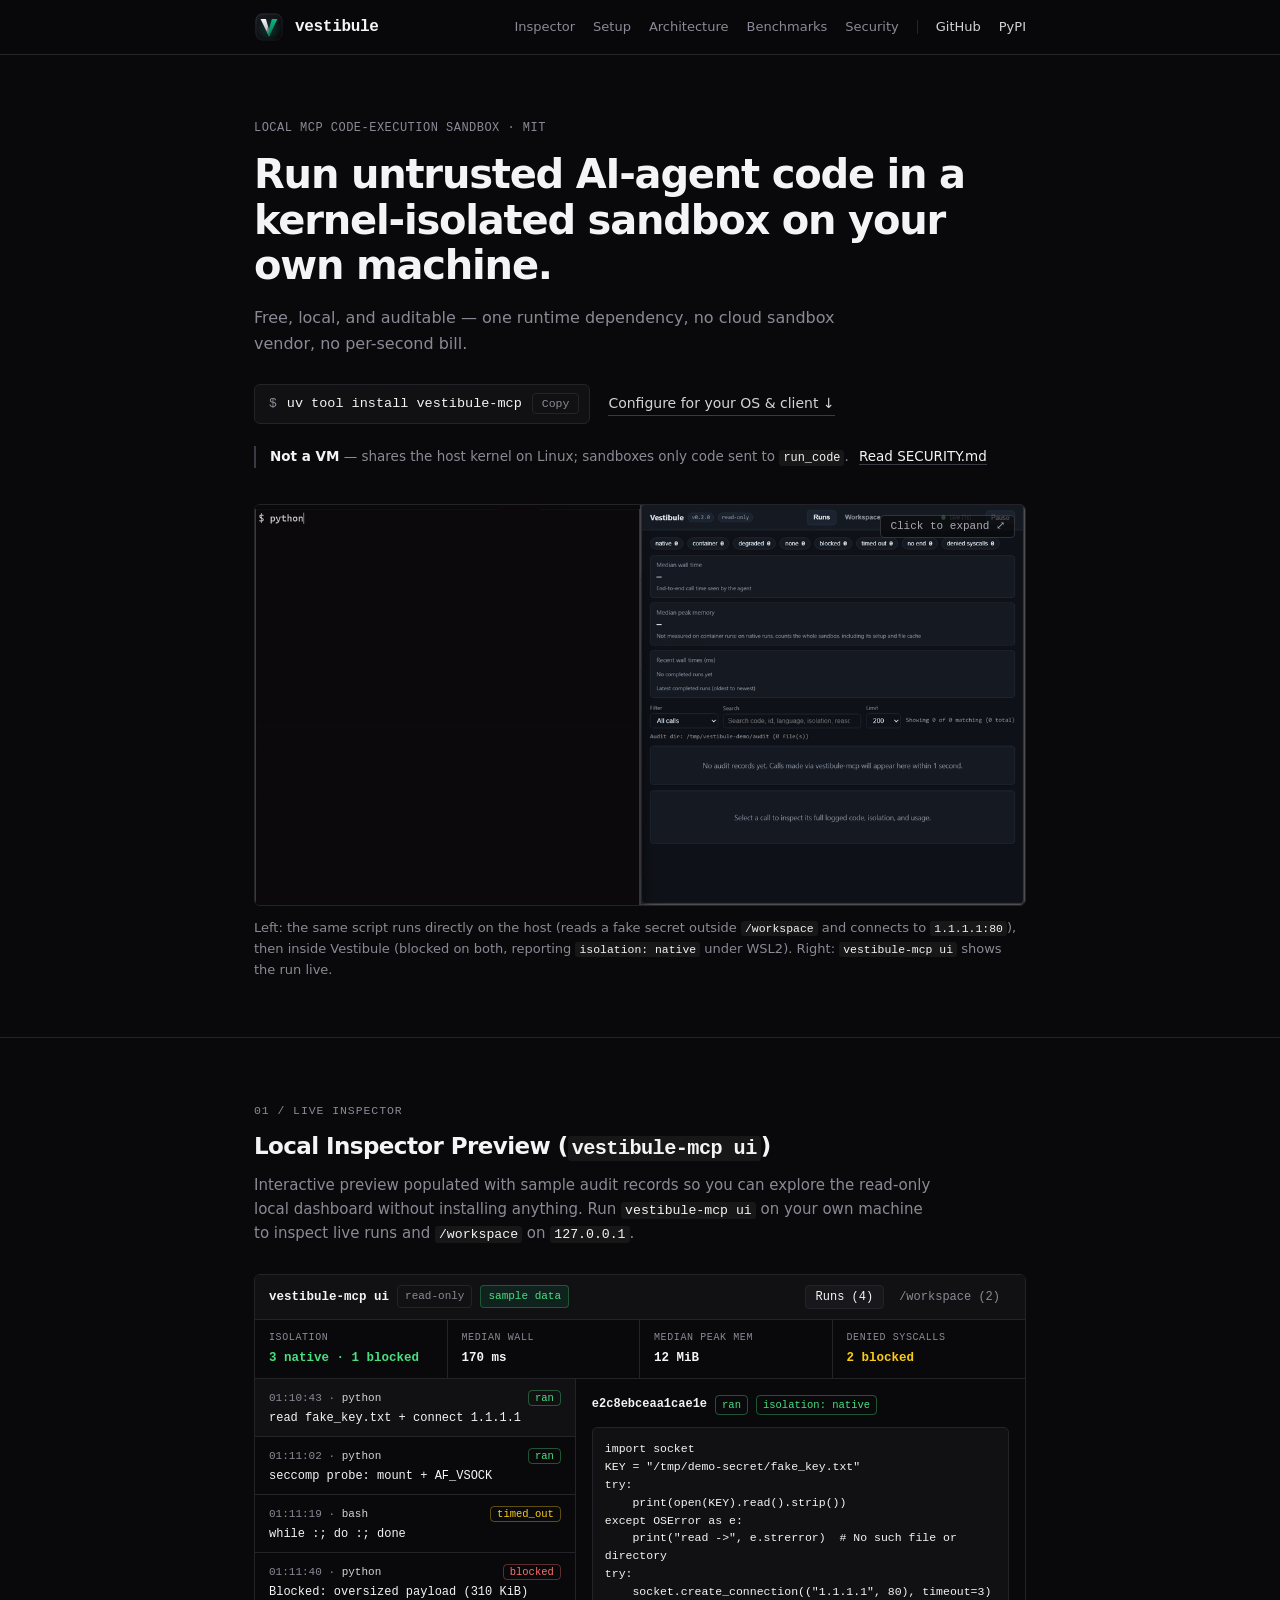
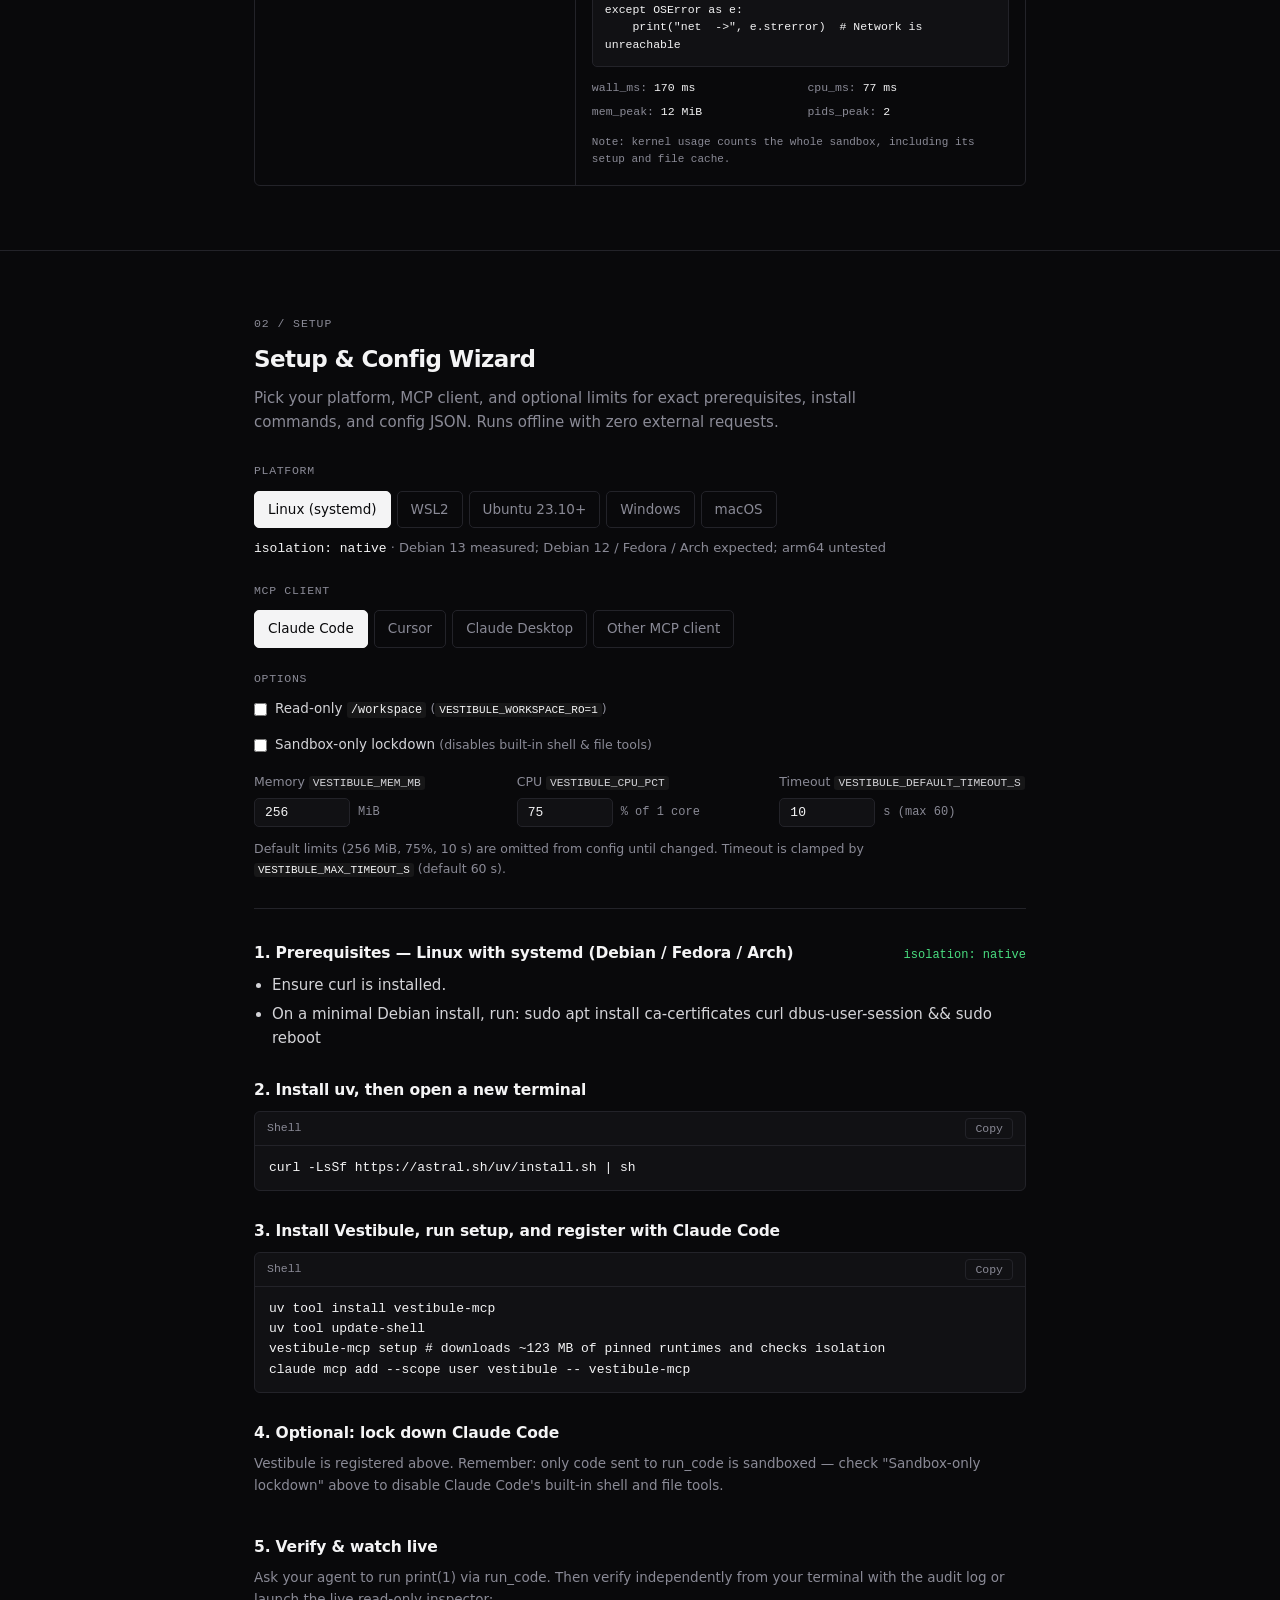
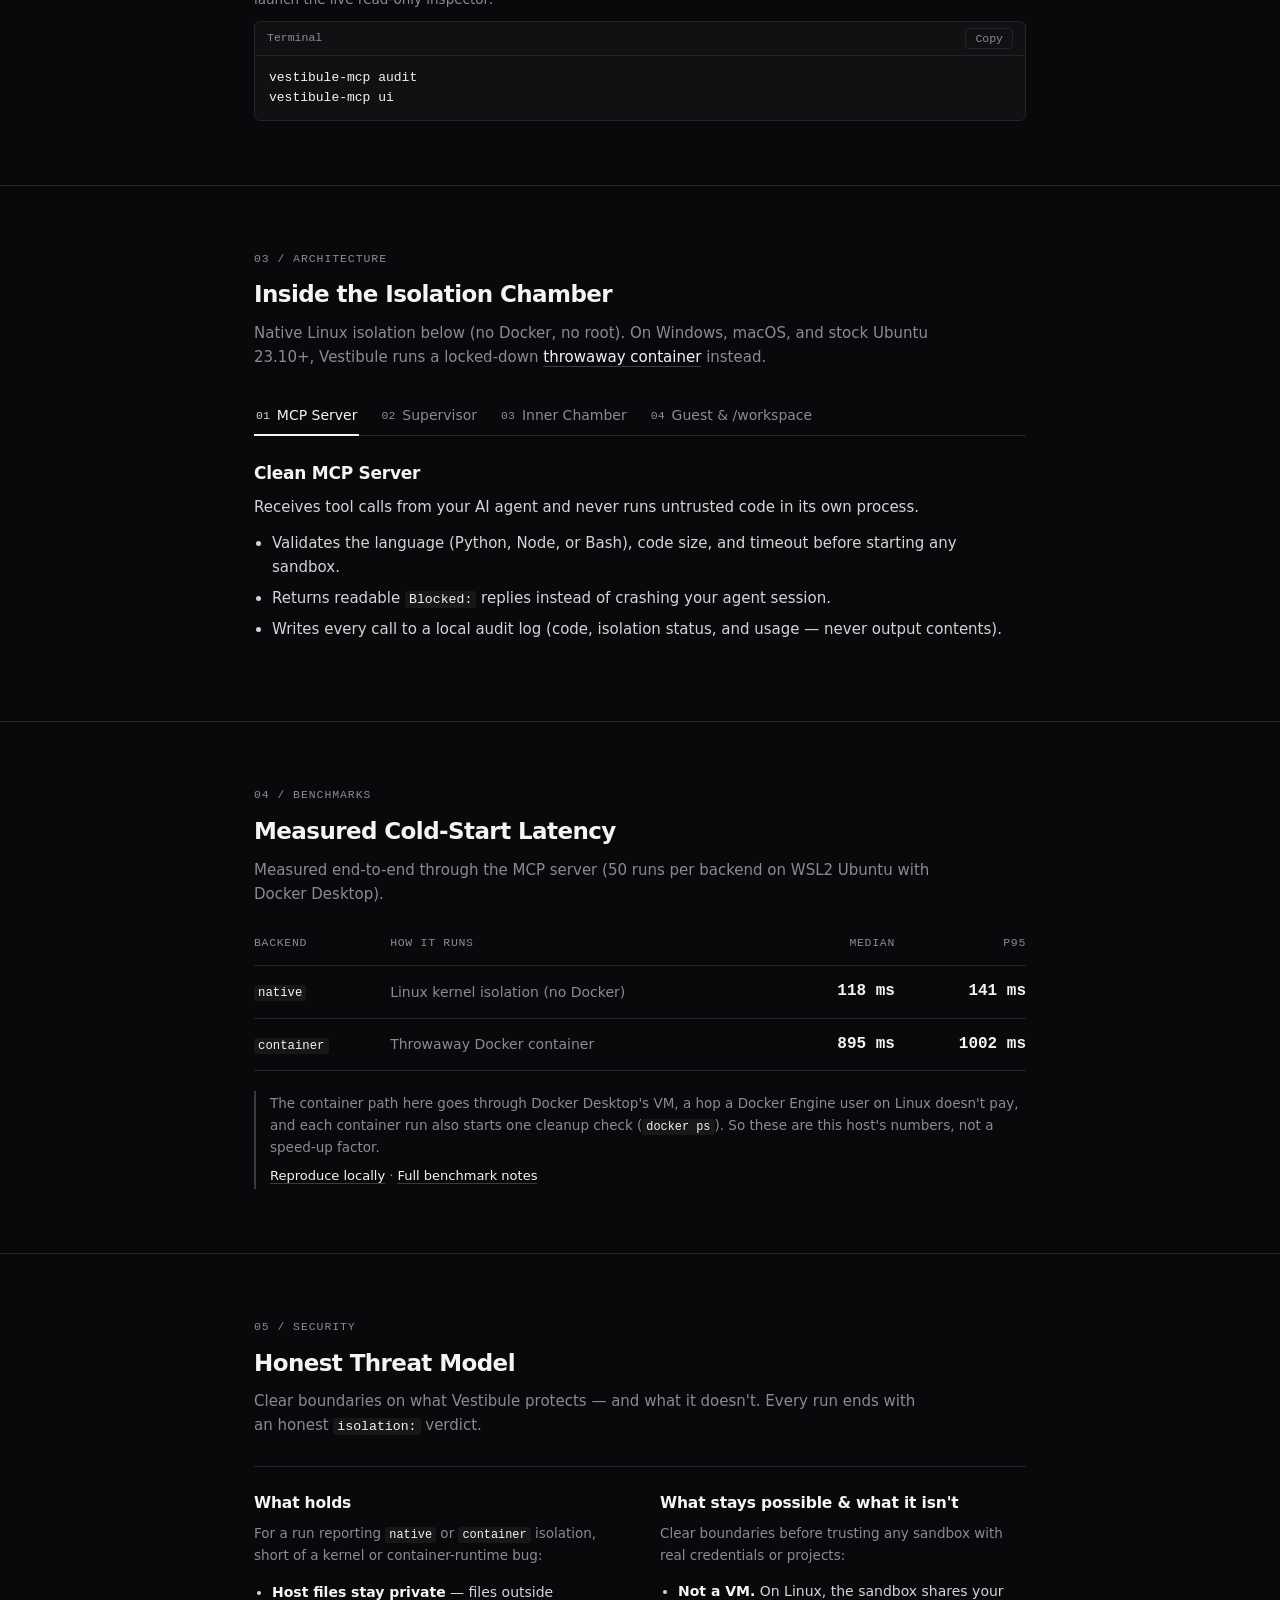
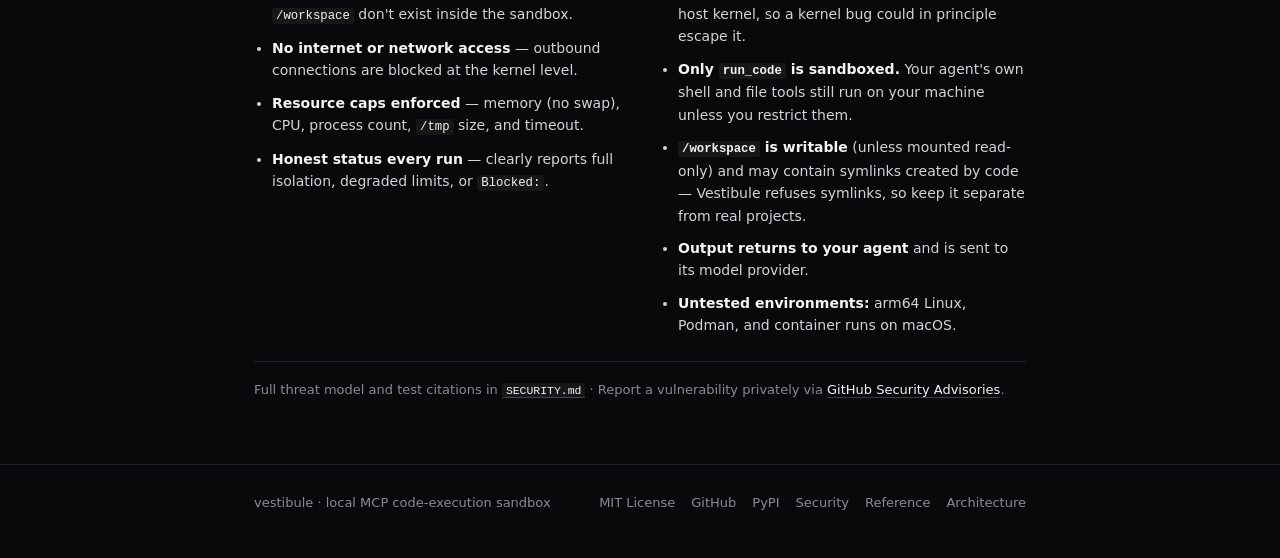
<file: site/index.html>
<!doctype html>
<html lang="en">
<head>
  <meta charset="utf-8">
  <meta name="viewport" content="width=device-width, initial-scale=1">
  <title>Vestibule — Local, kernel-isolated sandbox for AI agents</title>
  <meta name="description" content="Run untrusted AI-agent code in a kernel-isolated sandbox on your own machine. Free, local, MIT-licensed MCP server with one runtime dependency.">
  <meta property="og:title" content="Vestibule — Local, kernel-isolated sandbox for AI agents">
  <meta property="og:description" content="Run untrusted AI-agent code in a kernel-isolated sandbox on your own machine. Free, local, MIT-licensed MCP server with one runtime dependency.">
  <meta property="og:type" content="website">
  <meta property="og:url" content="https://victorperson999.github.io/Vestibule/">
  <link rel="icon" type="image/svg+xml" href="favicon.svg">
  <link rel="stylesheet" href="style.css?v=3">
</head>
<body>
  <header class="site-header">
    <div class="container header-inner">
      <a class="brand" href="#hero"><img class="brand-mark" src="assets/logo.svg" alt="" width="30" height="30" aria-hidden="true"><span>vestibule</span></a>
      <nav class="site-nav" aria-label="Primary">
        <a href="#inspector">Inspector</a>
        <a href="#setup">Setup</a>
        <a href="#how-it-works">Architecture</a>
        <a href="#benchmarks">Benchmarks</a>
        <a href="#security">Security</a>
        <span class="nav-sep" aria-hidden="true"></span>
        <a class="nav-ext" href="https://github.com/victorperson999/Vestibule" rel="noopener noreferrer">GitHub</a>
        <a class="nav-ext" href="https://pypi.org/project/vestibule-mcp/" rel="noopener noreferrer">PyPI</a>
      </nav>
    </div>
  </header>

  <main>
    <section id="hero" class="hero">
      <div class="container">
        <p class="eyebrow">Local MCP code-execution sandbox · MIT</p>
        <h1>Run untrusted AI-agent code in a kernel-isolated sandbox on your own machine.</h1>
        <p class="hero-sub">Free, local, and auditable — one runtime dependency, no cloud sandbox vendor, no per-second bill.</p>

        <div class="install-strip">
          <div class="install-cmd-box">
            <span class="cmd-prompt" aria-hidden="true">$</span>
            <code id="hero-install-cmd">uv tool install vestibule-mcp</code>
            <button type="button" class="btn-copy" data-copy-target="hero-install-cmd">Copy</button>
          </div>
          <a class="hero-link" href="#setup">Configure for your OS &amp; client &darr;</a>
        </div>

        <p class="boundary-note" role="note">
          <strong>Not a VM</strong> — shares the host kernel on Linux; sandboxes only code sent to <code>run_code</code>.
          <a href="https://github.com/victorperson999/Vestibule/blob/main/SECURITY.md" rel="noopener noreferrer">Read SECURITY.md</a>
        </p>

        <figure class="demo-figure">
          <button type="button" id="demo-expand-btn" class="demo-trigger" aria-label="Expand demo recording to full size">
            <img
              src="assets/demo.gif"
              alt="Split-screen recording. Left terminal runs a Python script on the host (reading a fake key file outside /workspace and connecting to 1.1.1.1:80), then runs the same script inside Vestibule where both fail (No such file or directory and Network is unreachable) with exit_code: 0 and isolation: native. Right pane shows vestibule-mcp ui updating live with the run, full logged code, isolation: native, wall time, and resource usage."
              width="1200"
              height="624"
            >
            <span class="demo-expand-pill" aria-hidden="true">Click to expand &#x2922;</span>
          </button>
          <figcaption>
            Left: the same script runs directly on the host (reads a fake secret outside <code>/workspace</code> and connects to <code>1.1.1.1:80</code>), then inside Vestibule (blocked on both, reporting <code>isolation: native</code> under WSL2). Right: <code>vestibule-mcp ui</code> shows the run live.
          </figcaption>
        </figure>
      </div>
    </section>

    <section id="inspector" class="section">
      <div class="container">
        <div class="section-head">
          <p class="section-kicker">01 / Live Inspector</p>
          <h2>Local Inspector Preview (<code>vestibule-mcp ui</code>)</h2>
          <p class="section-sub">
            Interactive preview populated with sample audit records so you can explore the read-only local dashboard without installing anything. Run <code>vestibule-mcp ui</code> on your own machine to inspect live runs and <code>/workspace</code> on <code>127.0.0.1</code>.
          </p>
        </div>

        <div class="inspector-shell" aria-label="Sample vestibule-mcp ui preview">
          <div class="inspector-bar">
            <div class="inspector-brand">
              <span class="inspector-title">vestibule-mcp ui</span>
              <span class="inspector-pill">read-only</span>
              <span class="inspector-pill inspector-pill-sample">sample data</span>
            </div>
            <div class="inspector-tabs">
              <button type="button" id="insp-tab-runs" class="insp-tab is-active" aria-pressed="true">Runs (4)</button>
              <button type="button" id="insp-tab-ws" class="insp-tab" aria-pressed="false">/workspace (2)</button>
            </div>
          </div>

          <div id="insp-strip" class="inspector-strip">
            <div class="insp-stat">
              <span class="insp-stat-label">ISOLATION</span>
              <span class="insp-stat-val is-ok">3 native · 1 blocked</span>
            </div>
            <div class="insp-stat">
              <span class="insp-stat-label">MEDIAN WALL</span>
              <span class="insp-stat-val">170 ms</span>
            </div>
            <div class="insp-stat">
              <span class="insp-stat-label">MEDIAN PEAK MEM</span>
              <span class="insp-stat-val">12 MiB</span>
            </div>
            <div class="insp-stat">
              <span class="insp-stat-label">DENIED SYSCALLS</span>
              <span class="insp-stat-val is-warn">2 blocked</span>
            </div>
          </div>

          <div id="insp-runs-view" class="inspector-grid">
            <div id="insp-run-list" class="inspector-list"></div>
            <div id="insp-run-detail" class="inspector-detail"></div>
          </div>

          <div id="insp-ws-view" class="inspector-grid is-hidden">
            <div id="insp-ws-list" class="inspector-list"></div>
            <div id="insp-ws-detail" class="inspector-detail"></div>
          </div>
        </div>
      </div>
    </section>

    <section id="setup" class="section">
      <div class="container">
        <div class="section-head">
          <p class="section-kicker">02 / Setup</p>
          <h2>Setup &amp; Config Wizard</h2>
          <p class="section-sub">Pick your platform, MCP client, and optional limits for exact prerequisites, install commands, and config JSON. Runs offline with zero external requests.</p>
        </div>

        <form id="wizard-form" class="wizard-controls" novalidate>
          <fieldset class="choice-group">
            <legend>Platform</legend>
            <div class="seg-group">
              <label class="seg-option">
                <input type="radio" name="platform" value="linux" checked>
                <span>Linux (systemd)</span>
              </label>
              <label class="seg-option">
                <input type="radio" name="platform" value="wsl2">
                <span>WSL2</span>
              </label>
              <label class="seg-option">
                <input type="radio" name="platform" value="ubuntu">
                <span>Ubuntu 23.10+</span>
              </label>
              <label class="seg-option">
                <input type="radio" name="platform" value="windows">
                <span>Windows</span>
              </label>
              <label class="seg-option">
                <input type="radio" name="platform" value="macos">
                <span>macOS</span>
              </label>
            </div>
            <p id="platform-summary" class="choice-meta"></p>
          </fieldset>

          <fieldset class="choice-group">
            <legend>MCP Client</legend>
            <div class="seg-group">
              <label class="seg-option">
                <input type="radio" name="client" value="claude-code" checked>
                <span>Claude Code</span>
              </label>
              <label class="seg-option">
                <input type="radio" name="client" value="cursor">
                <span>Cursor</span>
              </label>
              <label class="seg-option">
                <input type="radio" name="client" value="claude-desktop">
                <span>Claude Desktop</span>
              </label>
              <label class="seg-option">
                <input type="radio" name="client" value="generic">
                <span>Other MCP client</span>
              </label>
            </div>
          </fieldset>

          <fieldset class="choice-group choice-options">
            <legend>Options</legend>
            <div class="options-toggles">
              <label class="check-row">
                <input type="checkbox" id="opt-workspace-ro" name="workspace_ro">
                <span>Read-only <code>/workspace</code> <span class="opt-inline-note">(<code>VESTIBULE_WORKSPACE_RO=1</code>)</span></span>
              </label>

              <label class="check-row" id="opt-lockdown-wrap">
                <input type="checkbox" id="opt-lockdown" name="lockdown">
                <span>Sandbox-only lockdown <span class="opt-inline-note">(disables built-in shell &amp; file tools)</span></span>
              </label>
            </div>

            <div class="numeric-grid">
              <div class="num-field">
                <label for="opt-mem-mb">Memory <code>VESTIBULE_MEM_MB</code></label>
                <div class="num-input-row">
                  <input id="opt-mem-mb" name="mem_mb" class="input" type="text" inputmode="numeric" value="256" autocomplete="off">
                  <span class="num-unit">MiB</span>
                </div>
                <p id="err-mem-mb" class="field-error is-hidden" role="alert"></p>
              </div>

              <div class="num-field">
                <label for="opt-cpu-pct">CPU <code>VESTIBULE_CPU_PCT</code></label>
                <div class="num-input-row">
                  <input id="opt-cpu-pct" name="cpu_pct" class="input" type="text" inputmode="numeric" value="75" autocomplete="off">
                  <span class="num-unit">% of 1 core</span>
                </div>
                <p id="err-cpu-pct" class="field-error is-hidden" role="alert"></p>
              </div>

              <div class="num-field">
                <label for="opt-timeout-s">Timeout <code>VESTIBULE_DEFAULT_TIMEOUT_S</code></label>
                <div class="num-input-row">
                  <input id="opt-timeout-s" name="default_timeout_s" class="input" type="text" inputmode="numeric" value="10" autocomplete="off">
                  <span class="num-unit">s (max 60)</span>
                </div>
                <p id="err-timeout-s" class="field-error is-hidden" role="alert"></p>
              </div>
            </div>
            <p class="options-footnote">Default limits (256 MiB, 75%, 10 s) are omitted from config until changed. Timeout is clamped by <code>VESTIBULE_MAX_TIMEOUT_S</code> (default 60 s).</p>
          </fieldset>
        </form>

        <div id="wizard-output" class="wizard-output">
          <noscript>
            <p class="step-note">Enable JavaScript to use the interactive config wizard, or follow the full platform guide in <a href="https://github.com/victorperson999/Vestibule#quick-start" rel="noopener noreferrer">README.md</a>.</p>
          </noscript>
        </div>
      </div>
    </section>

    <section id="how-it-works" class="section">
      <div class="container">
        <div class="section-head">
          <p class="section-kicker">03 / Architecture</p>
          <h2>Inside the Isolation Chamber</h2>
          <p class="section-sub">
            Native Linux isolation below (no Docker, no root). On Windows, macOS, and stock Ubuntu 23.10+, Vestibule runs a locked-down <a href="https://github.com/victorperson999/Vestibule/blob/main/src/vestibule/backends/container.py" rel="noopener noreferrer">throwaway container</a> instead.
          </p>
        </div>

        <div class="chamber-tabs" role="tablist" aria-label="Vestibule isolation stages">
          <button
            type="button"
            class="chamber-tab is-active"
            id="tab-stage-1"
            role="tab"
            aria-selected="true"
            aria-controls="panel-stage-1"
            tabindex="0"
          >
            <span class="stage-num">01</span>
            <span>MCP Server</span>
          </button>
          <button
            type="button"
            class="chamber-tab"
            id="tab-stage-2"
            role="tab"
            aria-selected="false"
            aria-controls="panel-stage-2"
            tabindex="-1"
          >
            <span class="stage-num">02</span>
            <span>Supervisor</span>
          </button>
          <button
            type="button"
            class="chamber-tab"
            id="tab-stage-3"
            role="tab"
            aria-selected="false"
            aria-controls="panel-stage-3"
            tabindex="-1"
          >
            <span class="stage-num">03</span>
            <span>Inner Chamber</span>
          </button>
          <button
            type="button"
            class="chamber-tab"
            id="tab-stage-4"
            role="tab"
            aria-selected="false"
            aria-controls="panel-stage-4"
            tabindex="-1"
          >
            <span class="stage-num">04</span>
            <span>Guest &amp; /workspace</span>
          </button>
        </div>

        <div class="chamber-panels">
          <div class="chamber-panel" id="panel-stage-1" role="tabpanel" aria-labelledby="tab-stage-1">
            <h3>Clean MCP Server</h3>
            <p>Receives tool calls from your AI agent and never runs untrusted code in its own process.</p>
            <ul>
              <li>Validates the language (Python, Node, or Bash), code size, and timeout before starting any sandbox.</li>
              <li>Returns readable <code>Blocked:</code> replies instead of crashing your agent session.</li>
              <li>Writes every call to a local audit log (code, isolation status, and usage — never output contents).</li>
            </ul>
          </div>

          <div class="chamber-panel" id="panel-stage-2" role="tabpanel" aria-labelledby="tab-stage-2" hidden>
            <h3>Unprivileged Sandbox Supervisor</h3>
            <p>Starts a fresh, non-root supervisor process outside the sandbox for every run.</p>
            <ul>
              <li>Applies per-run memory (no swap), CPU, and process limits before any untrusted code starts.</li>
              <li>Builds the syscall allowlist and isolates user and process views without root privileges.</li>
              <li>Enforces timeouts from outside so runaway code cannot block cleanup, then records final usage.</li>
            </ul>
          </div>

          <div class="chamber-panel" id="panel-stage-3" role="tabpanel" aria-labelledby="tab-stage-3" hidden>
            <h3>Sealed Inner Chamber</h3>
            <p>Locks down the sandbox from the inside right before launching the agent's code.</p>
            <ul>
              <li>Replaces the filesystem view so only pinned runtimes, a capped <code>/tmp</code>, and <code>/workspace</code> exist inside.</li>
              <li>Cuts off all network access and permanently drops every Linux privilege.</li>
              <li>Loads the syscall filter, runs self-checks, and cleans up every child process on exit.</li>
            </ul>
          </div>

          <div class="chamber-panel" id="panel-stage-4" role="tabpanel" aria-labelledby="tab-stage-4" hidden>
            <h3>Isolated Code &amp; One Doorway</h3>
            <p>Untrusted Python, Node, or Bash runs inside the sealed chamber with <code>/workspace</code> as its only shared folder.</p>
            <ul>
              <li>Host files outside <code>/workspace</code> do not exist inside the sandbox, and all outbound network calls fail immediately.</li>
              <li><code>read_workspace</code> and <code>vestibule-mcp ui</code> inspect <code>/workspace</code> safely while refusing symlinks and path escapes.</li>
            </ul>
          </div>
        </div>
      </div>
    </section>

    <section id="benchmarks" class="section">
      <div class="container">
        <div class="section-head">
          <p class="section-kicker">04 / Benchmarks</p>
          <h2>Measured Cold-Start Latency</h2>
          <p class="section-sub">Measured end-to-end through the MCP server (50 runs per backend on WSL2 Ubuntu with Docker Desktop).</p>
        </div>

        <table class="bench-table">
          <thead>
            <tr>
              <th scope="col">Backend</th>
              <th scope="col">How it runs</th>
              <th scope="col" class="num-col">Median</th>
              <th scope="col" class="num-col">p95</th>
            </tr>
          </thead>
          <tbody>
            <tr>
              <td><code>native</code></td>
              <td class="muted-cell">Linux kernel isolation (no Docker)</td>
              <td class="num-col num-val">118 ms</td>
              <td class="num-col num-val">141 ms</td>
            </tr>
            <tr>
              <td><code>container</code></td>
              <td class="muted-cell">Throwaway Docker container</td>
              <td class="num-col num-val">895 ms</td>
              <td class="num-col num-val">1002 ms</td>
            </tr>
          </tbody>
        </table>

        <blockquote class="caveat-quote">
          <p>The container path here goes through Docker Desktop's VM, a hop a Docker Engine user on Linux doesn't pay, and each container run also starts one cleanup check (<code>docker ps</code>). So these are this host's numbers, not a speed-up factor.</p>
          <footer>
            <a href="https://github.com/victorperson999/Vestibule/blob/main/scripts/bench_coldstart.py" rel="noopener noreferrer">Reproduce locally</a> · <a href="https://github.com/victorperson999/Vestibule/blob/main/docs/REFERENCE.md" rel="noopener noreferrer">Full benchmark notes</a>
          </footer>
        </blockquote>
      </div>
    </section>

    <section id="security" class="section">
      <div class="container">
        <div class="section-head">
          <p class="section-kicker">05 / Security</p>
          <h2>Honest Threat Model</h2>
          <p class="section-sub">Clear boundaries on what Vestibule protects — and what it doesn't. Every run ends with an honest <code>isolation:</code> verdict.</p>
        </div>

        <div class="threat-columns">
          <div class="threat-col">
            <h3>What holds</h3>
            <p class="threat-lead">For a run reporting <code>native</code> or <code>container</code> isolation, short of a kernel or container-runtime bug:</p>
            <ul>
              <li><strong>Host files stay private</strong> — files outside <code>/workspace</code> don't exist inside the sandbox.</li>
              <li><strong>No internet or network access</strong> — outbound connections are blocked at the kernel level.</li>
              <li><strong>Resource caps enforced</strong> — memory (no swap), CPU, process count, <code>/tmp</code> size, and timeout.</li>
              <li><strong>Honest status every run</strong> — clearly reports full isolation, degraded limits, or <code>Blocked:</code>.</li>
            </ul>
          </div>

          <div class="threat-col">
            <h3>What stays possible &amp; what it isn't</h3>
            <p class="threat-lead">Clear boundaries before trusting any sandbox with real credentials or projects:</p>
            <ul>
              <li><strong>Not a VM.</strong> On Linux, the sandbox shares your host kernel, so a kernel bug could in principle escape it.</li>
              <li><strong>Only <code>run_code</code> is sandboxed.</strong> Your agent's own shell and file tools still run on your machine unless you restrict them.</li>
              <li><strong><code>/workspace</code> is writable</strong> (unless mounted read-only) and may contain symlinks created by code — Vestibule refuses symlinks, so keep it separate from real projects.</li>
              <li><strong>Output returns to your agent</strong> and is sent to its model provider.</li>
              <li><strong>Untested environments:</strong> arm64 Linux, Podman, and container runs on macOS.</li>
            </ul>
          </div>
        </div>

        <p class="security-footer">
          Full threat model and test citations in <a href="https://github.com/victorperson999/Vestibule/blob/main/SECURITY.md" rel="noopener noreferrer"><code>SECURITY.md</code></a> · Report a vulnerability privately via <a href="https://github.com/victorperson999/Vestibule/security/advisories/new" rel="noopener noreferrer">GitHub Security Advisories</a>.
        </p>
      </div>
    </section>
    <dialog id="demo-lightbox" class="demo-lightbox" aria-label="Expanded demo recording">
      <div class="demo-lightbox-inner">
        <div class="demo-lightbox-bar">
          <span class="demo-lightbox-title">Host vs Vestibule (<code>isolation: native</code>) + live <code>vestibule-mcp ui</code></span>
          <button type="button" id="demo-lightbox-close" class="demo-lightbox-close">Close (Esc)</button>
        </div>
        <img
          src="assets/demo.gif"
          alt="Expanded split-screen recording showing host probe vs Vestibule isolation: native and live vestibule-mcp ui."
          width="1200"
          height="624"
          class="demo-lightbox-img"
        >
      </div>
    </dialog>
  </main>

  <footer class="site-footer">
    <div class="container footer-inner">
      <span>vestibule · local MCP code-execution sandbox</span>
      <div class="footer-links">
        <a href="https://github.com/victorperson999/Vestibule/blob/main/LICENSE" rel="noopener noreferrer">MIT License</a>
        <a href="https://github.com/victorperson999/Vestibule" rel="noopener noreferrer">GitHub</a>
        <a href="https://pypi.org/project/vestibule-mcp/" rel="noopener noreferrer">PyPI</a>
        <a href="https://github.com/victorperson999/Vestibule/blob/main/SECURITY.md" rel="noopener noreferrer">Security</a>
        <a href="https://github.com/victorperson999/Vestibule/blob/main/docs/REFERENCE.md" rel="noopener noreferrer">Reference</a>
        <a href="https://github.com/victorperson999/Vestibule/blob/main/docs/ARCHITECTURE.md" rel="noopener noreferrer">Architecture</a>
      </div>
    </div>
  </footer>

  <script id="vestibule-data" type="application/json">
{
  "defaults": {
    "mem_mb": 256,
    "cpu_pct": 75,
    "default_timeout_s": 10,
    "max_timeout_s": 60,
    "workspace_dir": "~/.vestibule/workspace"
  },
  "platforms": {
    "linux": {
      "label": "Linux with systemd (Debian / Fedora / Arch)",
      "isolation": "native",
      "badge": "isolation: native",
      "note": "Debian 13 measured; Debian 12 / Fedora / Arch expected; arm64 untested",
      "prereq_title": "Linux with systemd (Debian / Fedora / Arch)",
      "prereq_items": [
        "Ensure curl is installed.",
        "On a minimal Debian install, run: sudo apt install ca-certificates curl dbus-user-session && sudo reboot"
      ],
      "uv_cmd": "curl -LsSf https://astral.sh/uv/install.sh | sh",
      "update_shell_comment": "",
      "is_windows": false,
      "is_macos": false,
      "claude_desktop_note": "Anthropic does not ship an official Linux Claude Desktop build. Use Claude Code or another MCP client on Linux; the generic mcpServers JSON is shown below without a fabricated Linux config path."
    },
    "wsl2": {
      "label": "WSL2 (Ubuntu / Debian)",
      "isolation": "native",
      "badge": "isolation: native",
      "note": "measured on WSL2 Ubuntu 26.04",
      "prereq_title": "WSL2 (Ubuntu / Debian)",
      "prereq_items": [
        "Ensure curl is installed and systemd is enabled in WSL2 (no Docker needed)."
      ],
      "uv_cmd": "curl -LsSf https://astral.sh/uv/install.sh | sh",
      "update_shell_comment": "",
      "is_windows": false,
      "is_macos": false,
      "claude_desktop_note": "Anthropic does not ship an official Linux Claude Desktop build. For Windows Claude Desktop, switch this wizard to the Windows (Docker Desktop) setup; inside WSL2, use Claude Code or another MCP client. The generic mcpServers JSON is shown below."
    },
    "ubuntu": {
      "label": "Ubuntu 23.10+ (host or VM, not WSL2)",
      "isolation": "container",
      "badge": "isolation: container",
      "note": "measured on 24.04 LTS",
      "prereq_title": "Ubuntu 23.10+ (host or VM, not WSL2)",
      "prereq_items": [
        "Install curl and Docker Engine from Docker's apt repo (Ubuntu restricts unprivileged user namespaces via AppArmor).",
        "Run sudo usermod -aG docker $USER and log out/in so your shell picks up group membership.",
        "Do not use the Docker snap — it rejects no-new-privileges, which Vestibule requires.",
        "Security note: membership in the docker group grants root-equivalent access on Linux."
      ],
      "uv_cmd": "curl -LsSf https://astral.sh/uv/install.sh | sh",
      "update_shell_comment": "",
      "is_windows": false,
      "is_macos": false,
      "claude_desktop_note": "Anthropic does not ship an official Linux Claude Desktop build. Use Claude Code or another MCP client on Ubuntu; the generic mcpServers JSON is shown below without a fabricated Linux config path."
    },
    "windows": {
      "label": "Windows",
      "isolation": "container",
      "badge": "isolation: container",
      "note": "measured with Docker Desktop; use WSL2 for native",
      "prereq_title": "Windows",
      "prereq_items": [
        "Install and start Docker Desktop for Windows.",
        "If Docker Desktop asks for Virtual Machine Platform, run Enable-WindowsOptionalFeature -Online -FeatureName VirtualMachinePlatform -All in an admin PowerShell and reboot.",
        "Use WSL2 if you want native Linux isolation without Docker."
      ],
      "uv_cmd": "powershell -ExecutionPolicy ByPass -c \"irm https://astral.sh/uv/install.ps1 | iex\"",
      "update_shell_comment": " # Windows: if this updates PATH, open a new terminal",
      "is_windows": true,
      "is_macos": false,
      "claude_desktop_path": "%APPDATA%\\Claude\\claude_desktop_config.json",
      "claude_desktop_status": "tested on Windows"
    },
    "macos": {
      "label": "macOS",
      "isolation": "container",
      "badge": "isolation: container",
      "note": "expected — untested",
      "prereq_title": "macOS (untested)",
      "prereq_items": [
        "Install and start Docker Desktop for Mac.",
        "Status: expected to work via container isolation, but untested on macOS."
      ],
      "uv_cmd": "curl -LsSf https://astral.sh/uv/install.sh | sh",
      "update_shell_comment": "",
      "is_windows": false,
      "is_macos": true,
      "macos_bin_path": "/Users/you/.local/bin/vestibule-mcp",
      "macos_bin_hint": "uv tool dir --bin",
      "macos_path_env": "/usr/local/bin:/usr/bin:/bin",
      "claude_desktop_path": "~/Library/Application Support/Claude/claude_desktop_config.json",
      "claude_desktop_status": "untested on macOS"
    }
  },
  "clients": {
    "claude-code": {
      "label": "Claude Code",
      "note": ""
    },
    "cursor": {
      "label": "Cursor",
      "note": "tested on Windows",
      "config_path": "~/.cursor/mcp.json"
    },
    "claude-desktop": {
      "label": "Claude Desktop",
      "note": "tested on Windows; macOS untested"
    },
    "generic": {
      "label": "Other MCP client",
      "note": ""
    }
  },
  "lockdown": {
    "base_args": "claude --tools \"\" --allowedTools mcp__vestibule__run_code mcp__vestibule__read_workspace",
    "strict_args": "claude --tools \"\" --allowedTools mcp__vestibule__run_code mcp__vestibule__read_workspace --strict-mcp-config --mcp-config only-vestibule.json --permission-mode dontAsk",
    "windows_prefix": "cmd /c --% ",
    "caveat": "Claude Code plugin hooks still run even with --strict-mcp-config; disable plugins (/plugin) if you don't want hooks running."
  },
  "verify": {
    "audit_cmd": "vestibule-mcp audit",
    "ui_cmd": "vestibule-mcp ui"
  },
  "benchmarks": {
    "date": "2026-11-06",
    "commit": "03f0fb7",
    "native": {
      "median_ms": 118,
      "p95_ms": 141
    },
    "container": {
      "median_ms": 895,
      "p95_ms": 1002
    },
    "caveat": "The container path here goes through Docker Desktop's VM, a hop a Docker Engine user on Linux doesn't pay, and each container run also starts one cleanup check (docker ps). So these are this host's numbers, not a speed-up factor.",
    "script_url": "https://github.com/victorperson999/Vestibule/blob/main/scripts/bench_coldstart.py"
  }
}
  </script>
  <script src="app.js?v=2" defer></script>
</body>
</html>
</file>
<file: site/style.css>
:root {
  --bg: #09090b;
  --surface: #111114;
  --surface-hover: #18181c;
  --border: #232329;
  --border-strong: #3a3a44;
  --text: #f4f4f5;
  --text-2: #d4d4d8;
  --muted: #8a8a96;
  --ok: #4ade80;
  --warn: #facc15;
  --danger: #f87171;
  --mono: ui-monospace, SFMono-Regular, Menlo, Consolas, "Liberation Mono", monospace;
  --sans: system-ui, -apple-system, "Segoe UI", Roboto, sans-serif;
}

* {
  box-sizing: border-box;
}

html {
  scroll-behavior: smooth;
}

html, body {
  margin: 0;
  padding: 0;
  background: var(--bg);
  color: var(--text-2);
  font-family: var(--sans);
  font-size: 15px;
  line-height: 1.6;
  -webkit-font-smoothing: antialiased;
}

h1, h2, h3, strong {
  color: var(--text);
}

a {
  color: var(--text);
  text-decoration: none;
  border-bottom: 1px solid var(--border-strong);
  transition: border-color 0.12s ease, color 0.12s ease;
}

a:hover {
  border-bottom-color: var(--text);
}

a:focus-visible,
button:focus-visible,
input:focus-visible {
  outline: 2px solid var(--text);
  outline-offset: 2px;
}

code {
  font-family: var(--mono);
  font-size: 0.88em;
  color: var(--text);
  background: rgba(255, 255, 255, 0.055);
  border-radius: 3px;
  padding: 1px 4px;
}

pre code {
  background: transparent;
  padding: 0;
  font-size: inherit;
}

.is-hidden {
  display: none !important;
}

.copy-scratch {
  position: fixed;
  top: -9999px;
  left: -9999px;
  width: 1px;
  height: 1px;
  opacity: 0;
  pointer-events: none;
}

.container {
  width: 100%;
  max-width: 820px;
  margin: 0 auto;
  padding: 0 24px;
}

/* Header */
.site-header {
  position: sticky;
  top: 0;
  z-index: 20;
  background: rgba(9, 9, 11, 0.92);
  backdrop-filter: blur(8px);
  border-bottom: 1px solid var(--border);
}

.header-inner {
  display: flex;
  align-items: center;
  justify-content: space-between;
  gap: 16px;
  min-height: 54px;
  padding-top: 8px;
  padding-bottom: 8px;
  flex-wrap: wrap;
}

.brand {
  display: inline-flex;
  align-items: center;
  gap: 11px;
  color: var(--text);
  font-family: var(--mono);
  font-weight: 600;
  font-size: 16px;
  line-height: 1;
  letter-spacing: -0.02em;
  border-bottom: 0;
}

.brand-mark {
  display: block;
  width: 30px;
  height: 30px;
  flex-shrink: 0;
}

.brand:hover {
  border-bottom: 0;
}

.site-nav {
  display: flex;
  align-items: center;
  gap: 18px;
  flex-wrap: wrap;
  font-size: 13px;
}

.site-nav a {
  color: var(--muted);
  border-bottom: 0;
}

.site-nav a:hover {
  color: var(--text);
  border-bottom: 0;
}

.site-nav .nav-ext {
  color: var(--text-2);
}

.nav-sep {
  width: 1px;
  height: 14px;
  background: var(--border);
}

/* Hero */
.hero,
.section {
  scroll-margin-top: 72px;
}

.hero {
  padding: 64px 0 56px;
  border-bottom: 1px solid var(--border);
}

.eyebrow {
  margin: 0 0 14px;
  font-family: var(--mono);
  font-size: 12px;
  letter-spacing: 0.04em;
  text-transform: uppercase;
  color: var(--muted);
}

.hero h1 {
  margin: 0 0 16px;
  font-size: clamp(28px, 4.2vw, 40px);
  font-weight: 600;
  line-height: 1.14;
  letter-spacing: -0.03em;
  max-width: 720px;
}

.hero-sub {
  margin: 0 0 28px;
  color: var(--muted);
  font-size: 16px;
  max-width: 620px;
}

.install-strip {
  display: flex;
  flex-wrap: wrap;
  align-items: center;
  gap: 18px;
  margin-bottom: 22px;
}

.install-cmd-box {
  display: inline-flex;
  align-items: center;
  gap: 10px;
  background: var(--surface);
  border: 1px solid var(--border);
  border-radius: 6px;
  padding: 8px 10px 8px 14px;
  max-width: 100%;
}

.cmd-prompt {
  font-family: var(--mono);
  font-size: 13px;
  color: var(--muted);
  user-select: none;
}

.install-cmd-box code {
  background: transparent;
  padding: 0;
  font-size: 13.5px;
  color: var(--text);
  overflow-x: auto;
}

.hero-link {
  font-size: 14px;
  color: var(--text-2);
}

.btn-copy {
  background: transparent;
  color: var(--muted);
  border: 1px solid var(--border);
  border-radius: 4px;
  padding: 3px 9px;
  font-family: var(--mono);
  font-size: 11.5px;
  cursor: pointer;
  white-space: nowrap;
  transition: color 0.12s ease, border-color 0.12s ease;
}

.btn-copy:hover {
  color: var(--text);
  border-color: var(--border-strong);
}

.btn-copy.is-copied {
  border-color: var(--ok);
  color: var(--ok);
}

.btn-copy.is-failed {
  border-color: var(--danger);
  color: var(--danger);
}

.boundary-note {
  margin: 0 0 36px;
  padding-left: 14px;
  border-left: 2px solid var(--border-strong);
  color: var(--muted);
  font-size: 13.5px;
}

.boundary-note a {
  margin-left: 6px;
  white-space: nowrap;
}

.demo-figure {
  margin: 0;
}

.demo-trigger {
  position: relative;
  display: block;
  width: 100%;
  padding: 0;
  border: 1px solid var(--border);
  border-radius: 6px;
  background: #060608;
  cursor: zoom-in;
  overflow: hidden;
  transition: border-color 0.14s ease;
}

.demo-trigger:hover,
.demo-trigger:focus-visible {
  border-color: var(--border-strong);
}

.demo-figure img {
  display: block;
  width: 100%;
  height: auto;
  background: #060608;
}

.demo-expand-pill {
  position: absolute;
  top: 10px;
  right: 10px;
  padding: 4px 9px;
  border-radius: 4px;
  border: 1px solid var(--border-strong);
  background: rgba(9, 9, 11, 0.86);
  color: var(--text-2);
  font-family: var(--mono);
  font-size: 11px;
  line-height: 1.2;
  opacity: 0.78;
  transition: opacity 0.14s ease, color 0.14s ease;
}

.demo-trigger:hover .demo-expand-pill,
.demo-trigger:focus-visible .demo-expand-pill {
  opacity: 1;
  color: var(--text);
}

.demo-figure figcaption {
  margin-top: 12px;
  color: var(--muted);
  font-size: 13px;
}

/* Lightbox dialog */
.demo-lightbox {
  padding: 0;
  border: 1px solid var(--border-strong);
  border-radius: 8px;
  background: var(--bg);
  color: var(--text);
  max-width: min(1240px, 95vw);
  width: 95vw;
  box-shadow: 0 24px 80px rgba(0, 0, 0, 0.75);
}

.demo-lightbox::backdrop {
  background: rgba(5, 5, 7, 0.86);
  backdrop-filter: blur(4px);
}

.demo-lightbox-inner {
  display: flex;
  flex-direction: column;
}

.demo-lightbox-bar {
  display: flex;
  align-items: center;
  justify-content: space-between;
  gap: 12px;
  padding: 10px 14px;
  border-bottom: 1px solid var(--border);
  background: var(--surface);
}

.demo-lightbox-title {
  font-size: 12.5px;
  color: var(--muted);
}

.demo-lightbox-close {
  background: transparent;
  color: var(--text-2);
  border: 1px solid var(--border-strong);
  border-radius: 4px;
  padding: 4px 10px;
  font-family: var(--mono);
  font-size: 11.5px;
  cursor: pointer;
}

.demo-lightbox-close:hover {
  color: var(--text);
  border-color: var(--text);
}

.demo-lightbox-img {
  display: block;
  width: 100%;
  height: auto;
  background: #060608;
}

/* Interactive Inspector Preview */
.inspector-shell {
  border: 1px solid var(--border);
  border-radius: 6px;
  background: var(--bg);
  overflow: hidden;
}

.inspector-bar {
  display: flex;
  align-items: center;
  justify-content: space-between;
  gap: 12px;
  flex-wrap: wrap;
  padding: 10px 14px;
  background: var(--surface);
  border-bottom: 1px solid var(--border);
}

.inspector-brand {
  display: flex;
  align-items: center;
  gap: 8px;
  flex-wrap: wrap;
}

.inspector-title {
  font-family: var(--mono);
  font-size: 12.5px;
  font-weight: 600;
  color: var(--text);
}

.inspector-pill {
  font-family: var(--mono);
  font-size: 11px;
  padding: 2px 7px;
  border-radius: 4px;
  border: 1px solid var(--border);
  color: var(--muted);
}

.inspector-pill-sample {
  border-color: rgba(74, 222, 128, 0.28);
  background: rgba(16, 185, 129, 0.1);
  color: var(--ok);
}

.inspector-tabs {
  display: inline-flex;
  gap: 4px;
}

.insp-tab {
  background: transparent;
  color: var(--muted);
  border: 1px solid transparent;
  border-radius: 4px;
  padding: 4px 10px;
  font-family: var(--mono);
  font-size: 12px;
  cursor: pointer;
  transition: color 0.12s ease, background 0.12s ease, border-color 0.12s ease;
}

.insp-tab:hover {
  color: var(--text);
}

.insp-tab.is-active {
  background: var(--surface-hover);
  border-color: var(--border);
  color: var(--text);
}

.inspector-strip {
  display: grid;
  grid-template-columns: repeat(4, minmax(0, 1fr));
  border-bottom: 1px solid var(--border);
}

.insp-stat {
  padding: 10px 14px;
  border-right: 1px solid var(--border);
  display: flex;
  flex-direction: column;
  gap: 2px;
  font-family: var(--mono);
}

.insp-stat:last-child {
  border-right: 0;
}

.insp-stat-label {
  font-size: 10px;
  letter-spacing: 0.06em;
  color: var(--muted);
}

.insp-stat-val {
  font-size: 12.5px;
  font-weight: 600;
  color: var(--text);
}

.insp-stat-val.is-ok {
  color: var(--ok);
}

.insp-stat-val.is-warn {
  color: var(--warn);
}

.inspector-grid {
  display: grid;
  grid-template-columns: minmax(0, 5fr) minmax(0, 7fr);
  min-height: 290px;
}

.inspector-list {
  border-right: 1px solid var(--border);
  display: flex;
  flex-direction: column;
}

.insp-row {
  width: 100%;
  text-align: left;
  background: transparent;
  border: 0;
  border-bottom: 1px solid var(--border);
  padding: 11px 14px;
  cursor: pointer;
  color: var(--text-2);
  font-family: var(--mono);
  transition: background 0.12s ease;
}

.insp-row:last-child {
  border-bottom: 0;
}

.insp-row:hover {
  background: rgba(255, 255, 255, 0.025);
}

.insp-row.is-active {
  background: var(--surface);
}

.insp-row-top {
  display: flex;
  align-items: center;
  justify-content: space-between;
  gap: 8px;
  font-size: 11px;
  color: var(--muted);
}

.insp-row-lang {
  color: var(--text-2);
}

.insp-row-preview {
  margin-top: 5px;
  font-size: 12px;
  color: var(--text);
  white-space: nowrap;
  overflow: hidden;
  text-overflow: ellipsis;
}

.insp-row-sub {
  margin-top: 4px;
  font-size: 11px;
  color: var(--muted);
}

.insp-badge {
  display: inline-block;
  padding: 1px 6px;
  border-radius: 4px;
  border: 1px solid var(--border);
  font-size: 10.5px;
  font-family: var(--mono);
  color: var(--muted);
}

.insp-badge-ok {
  color: var(--ok);
  border-color: rgba(74, 222, 128, 0.35);
}

.insp-badge-warn {
  color: var(--warn);
  border-color: rgba(250, 204, 21, 0.35);
}

.insp-badge-danger {
  color: var(--danger);
  border-color: rgba(248, 113, 113, 0.35);
}

.inspector-detail {
  padding: 16px;
  display: flex;
  flex-direction: column;
  gap: 12px;
  font-family: var(--mono);
  font-size: 12px;
  min-width: 0;
}

.insp-detail-head {
  display: flex;
  align-items: center;
  flex-wrap: wrap;
  gap: 8px;
}

.insp-detail-id {
  font-weight: 600;
  color: var(--text);
}

.insp-code {
  margin: 0;
  padding: 12px;
  border-radius: 5px;
  border: 1px solid var(--border);
  background: var(--surface);
  color: var(--text);
  font-family: var(--mono);
  font-size: 11.5px;
  line-height: 1.55;
  overflow-x: auto;
  white-space: pre-wrap;
}

.insp-code-refused {
  border-color: rgba(248, 113, 113, 0.35);
  color: var(--danger);
}

.insp-note-warn {
  margin: 0;
  font-size: 11.5px;
  color: var(--warn);
}

.insp-note-danger {
  margin: 0;
  font-size: 11.5px;
  color: var(--danger);
}

.insp-metrics {
  display: grid;
  grid-template-columns: repeat(2, minmax(0, 1fr));
  gap: 6px 14px;
  font-size: 11.5px;
  color: var(--muted);
}

.insp-metrics strong {
  color: var(--text);
  font-weight: 500;
}

.insp-caveat {
  margin: 0;
  font-size: 11px;
  color: var(--muted);
}

/* Sections */
.section {
  padding: 64px 0;
  border-bottom: 1px solid var(--border);
}

.section-head {
  margin-bottom: 28px;
}

.section-kicker {
  margin: 0 0 8px;
  font-family: var(--mono);
  font-size: 11.5px;
  letter-spacing: 0.08em;
  text-transform: uppercase;
  color: var(--muted);
}

.section-head h2 {
  margin: 0 0 8px;
  font-size: 23px;
  font-weight: 600;
  letter-spacing: -0.025em;
}

.section-sub {
  margin: 0;
  color: var(--muted);
  max-width: 680px;
}

/* Setup & Config Wizard (flat segmented controls, zero nested boxes) */
.wizard-controls {
  display: flex;
  flex-direction: column;
  gap: 22px;
  padding-bottom: 28px;
  margin-bottom: 32px;
  border-bottom: 1px solid var(--border);
}

.choice-group {
  border: 0;
  padding: 0;
  margin: 0;
}

.choice-group legend {
  padding: 0;
  margin-bottom: 10px;
  font-family: var(--mono);
  font-size: 11.5px;
  letter-spacing: 0.06em;
  text-transform: uppercase;
  color: var(--muted);
}

.seg-group {
  display: flex;
  flex-wrap: wrap;
  gap: 6px;
}

.seg-option {
  position: relative;
  display: inline-flex;
  align-items: center;
  padding: 7px 13px;
  border: 1px solid var(--border);
  border-radius: 5px;
  background: transparent;
  color: var(--muted);
  font-size: 13.5px;
  font-weight: 500;
  cursor: pointer;
  transition: color 0.12s ease, border-color 0.12s ease, background 0.12s ease;
}

.seg-option input[type="radio"] {
  position: absolute;
  opacity: 0;
  width: 1px;
  height: 1px;
  margin: 0;
  pointer-events: none;
}

.seg-option:hover {
  color: var(--text);
  border-color: var(--border-strong);
}

.seg-option:has(input:checked) {
  background: var(--text);
  border-color: var(--text);
  color: #09090b;
}

.seg-option:has(input:focus-visible) {
  outline: 2px solid var(--text);
  outline-offset: 2px;
}

.choice-meta {
  margin: 10px 0 0;
  font-size: 13px;
  color: var(--muted);
}

.choice-meta-iso {
  font-family: var(--mono);
  color: var(--text);
}

.options-toggles {
  display: flex;
  flex-wrap: wrap;
  gap: 14px 24px;
  margin-bottom: 16px;
}

.check-row {
  display: inline-flex;
  align-items: center;
  gap: 8px;
  cursor: pointer;
  font-size: 13.5px;
  color: var(--text-2);
}

.check-row input[type="checkbox"] {
  margin: 0;
  accent-color: var(--text);
}

.opt-inline-note {
  color: var(--muted);
  font-size: 12.5px;
}

.numeric-grid {
  display: grid;
  grid-template-columns: repeat(3, minmax(0, 1fr));
  gap: 16px;
}

.num-field {
  display: flex;
  flex-direction: column;
  gap: 6px;
}

.num-field label {
  font-size: 12.5px;
  color: var(--muted);
}

.num-field label code {
  font-size: 0.9em;
  color: var(--text-2);
}

.num-input-row {
  display: flex;
  align-items: center;
  gap: 8px;
}

.input {
  background: var(--surface);
  color: var(--text);
  border: 1px solid var(--border);
  border-radius: 5px;
  padding: 6px 10px;
  font-family: var(--mono);
  font-size: 13px;
  width: 96px;
}

.input:hover {
  border-color: var(--border-strong);
}

.input.is-invalid {
  border-color: var(--danger);
}

.num-unit {
  color: var(--muted);
  font-size: 12px;
  font-family: var(--mono);
}

.options-footnote {
  margin: 12px 0 0;
  color: var(--muted);
  font-size: 12.5px;
}

.field-error {
  margin: 0;
  color: var(--danger);
  font-size: 12px;
}

/* Wizard Output (flat numbered editorial steps, zero outer cards) */
.wizard-output {
  display: flex;
  flex-direction: column;
  gap: 28px;
}

.step-block {
  padding: 0;
}

.step-header {
  display: flex;
  align-items: baseline;
  justify-content: space-between;
  gap: 12px;
  flex-wrap: wrap;
  margin-bottom: 8px;
}

.step-title {
  margin: 0;
  font-size: 15.5px;
  font-weight: 600;
  letter-spacing: -0.01em;
}

.step-status {
  font-family: var(--mono);
  font-size: 12px;
  color: var(--muted);
}

.step-status-native {
  color: var(--ok);
}

.step-status-warn {
  color: var(--warn);
}

.step-list {
  margin: 8px 0 0;
  padding-left: 18px;
  color: var(--text-2);
}

.step-list li {
  margin-bottom: 5px;
}

.step-list li:last-child {
  margin-bottom: 0;
}

.step-note {
  margin: 4px 0 10px;
  color: var(--muted);
  font-size: 13.5px;
}

.step-note-warn {
  margin: 10px 0 12px;
  padding-left: 12px;
  border-left: 2px solid var(--warn);
  color: var(--text-2);
  font-size: 13.5px;
}

.code-panel {
  border: 1px solid var(--border);
  border-radius: 6px;
  background: var(--surface);
  overflow: hidden;
  margin-top: 8px;
}

.code-panel + .code-panel {
  margin-top: 12px;
}

.code-panel-bar {
  display: flex;
  align-items: center;
  justify-content: space-between;
  gap: 10px;
  padding: 6px 12px;
  border-bottom: 1px solid var(--border);
}

.code-panel-label {
  font-family: var(--mono);
  font-size: 11.5px;
  color: var(--muted);
  word-break: break-all;
}

.code-block {
  margin: 0;
  padding: 12px 14px;
  overflow-x: auto;
  font-family: var(--mono);
  font-size: 13px;
  line-height: 1.55;
  white-space: pre;
  color: var(--text);
}

/* Chamber Walkthrough (flat underline tabs, borderless panel) */
.chamber-tabs {
  display: flex;
  flex-wrap: wrap;
  gap: 4px 20px;
  border-bottom: 1px solid var(--border);
  margin-bottom: 24px;
}

.chamber-tab {
  display: inline-flex;
  align-items: center;
  gap: 7px;
  padding: 10px 2px 11px;
  margin-bottom: -1px;
  border: 0;
  border-bottom: 2px solid transparent;
  background: transparent;
  color: var(--muted);
  font-family: var(--sans);
  font-size: 14px;
  font-weight: 500;
  cursor: pointer;
  transition: color 0.12s ease, border-color 0.12s ease;
}

.chamber-tab:hover {
  color: var(--text);
}

.chamber-tab.is-active {
  color: var(--text);
  border-bottom-color: var(--text);
}

.stage-num {
  font-family: var(--mono);
  font-size: 11.5px;
  color: var(--muted);
}

.chamber-tab.is-active .stage-num {
  color: var(--text-2);
}

.chamber-panel h3 {
  margin: 0 0 8px;
  font-size: 17px;
  font-weight: 600;
  letter-spacing: -0.015em;
}

.chamber-panel p {
  margin: 0 0 12px;
}

.chamber-panel ul {
  margin: 0 0 16px;
  padding-left: 18px;
}

.chamber-panel li {
  margin-bottom: 7px;
}

.source-links {
  margin: 0;
  font-size: 13px;
  color: var(--muted);
}

/* Benchmarks (clean hairline table, zero cards) */
.bench-table {
  width: 100%;
  border-collapse: collapse;
  margin-bottom: 20px;
  font-size: 14px;
}

.bench-table th,
.bench-table td {
  padding: 13px 12px 13px 0;
  text-align: left;
  border-bottom: 1px solid var(--border);
}

.bench-table th {
  font-family: var(--mono);
  font-size: 11.5px;
  font-weight: 500;
  letter-spacing: 0.06em;
  text-transform: uppercase;
  color: var(--muted);
  padding-top: 0;
}

.bench-table .num-col {
  text-align: right;
  padding-right: 0;
  padding-left: 16px;
}

.bench-table .num-val {
  font-family: var(--mono);
  font-size: 16px;
  font-weight: 600;
  font-variant-numeric: tabular-nums;
  color: var(--text);
  white-space: nowrap;
}

.bench-table .muted-cell {
  color: var(--muted);
}

.caveat-quote {
  margin: 0;
  padding: 2px 0 2px 14px;
  border-left: 2px solid var(--border-strong);
  color: var(--muted);
  font-size: 13.5px;
}

.caveat-quote p {
  margin: 0 0 8px;
}

.caveat-quote footer {
  font-size: 13px;
}

/* Threat Model (clean borderless 2-column typography, zero cards / zero colored bars) */
.threat-columns {
  display: grid;
  grid-template-columns: repeat(2, minmax(0, 1fr));
  gap: 40px;
  padding-top: 24px;
  border-top: 1px solid var(--border);
  margin-bottom: 24px;
}

.threat-col h3 {
  margin: 0 0 8px;
  font-size: 15.5px;
  font-weight: 600;
  letter-spacing: -0.01em;
}

.threat-lead {
  margin: 0 0 14px;
  color: var(--muted);
  font-size: 13.5px;
}

.threat-col ul {
  margin: 0;
  padding-left: 18px;
  font-size: 14px;
}

.threat-col li {
  margin-bottom: 10px;
}

.threat-col li:last-child {
  margin-bottom: 0;
}

.security-footer {
  margin: 0;
  padding-top: 18px;
  border-top: 1px solid var(--border);
  font-size: 13px;
  color: var(--muted);
}

/* Footer */
.site-footer {
  padding: 28px 0 44px;
  color: var(--muted);
  font-size: 13px;
}

.footer-inner {
  display: flex;
  align-items: center;
  justify-content: space-between;
  gap: 12px;
  flex-wrap: wrap;
}

.footer-links {
  display: flex;
  gap: 16px;
  flex-wrap: wrap;
}

.footer-links a {
  color: var(--muted);
  border-bottom: 0;
}

.footer-links a:hover {
  color: var(--text);
}

/* Mobile & narrow screens */
@media (max-width: 780px) {
  .hero,
  .section {
    scroll-margin-top: 108px;
  }

  .hero {
    padding: 40px 0 36px;
  }

  .section {
    padding: 44px 0;
  }

  .numeric-grid,
  .threat-columns,
  .inspector-grid {
    grid-template-columns: 1fr;
    gap: 0;
  }

  .numeric-grid,
  .threat-columns {
    gap: 24px;
  }

  .inspector-list {
    border-right: 0;
    border-bottom: 1px solid var(--border);
  }

  .inspector-strip {
    grid-template-columns: repeat(2, minmax(0, 1fr));
  }

  .insp-stat:nth-child(2) {
    border-right: 0;
  }

  .insp-stat:nth-child(1),
  .insp-stat:nth-child(2) {
    border-bottom: 1px solid var(--border);
  }
}

@media (max-width: 480px) {
  .container {
    padding: 0 16px;
  }

  .install-cmd-box {
    width: 100%;
    justify-content: space-between;
  }

  .nav-sep {
    display: none;
  }

  .bench-table th:nth-child(2),
  .bench-table td:nth-child(2) {
    display: none;
  }
}
</file>
